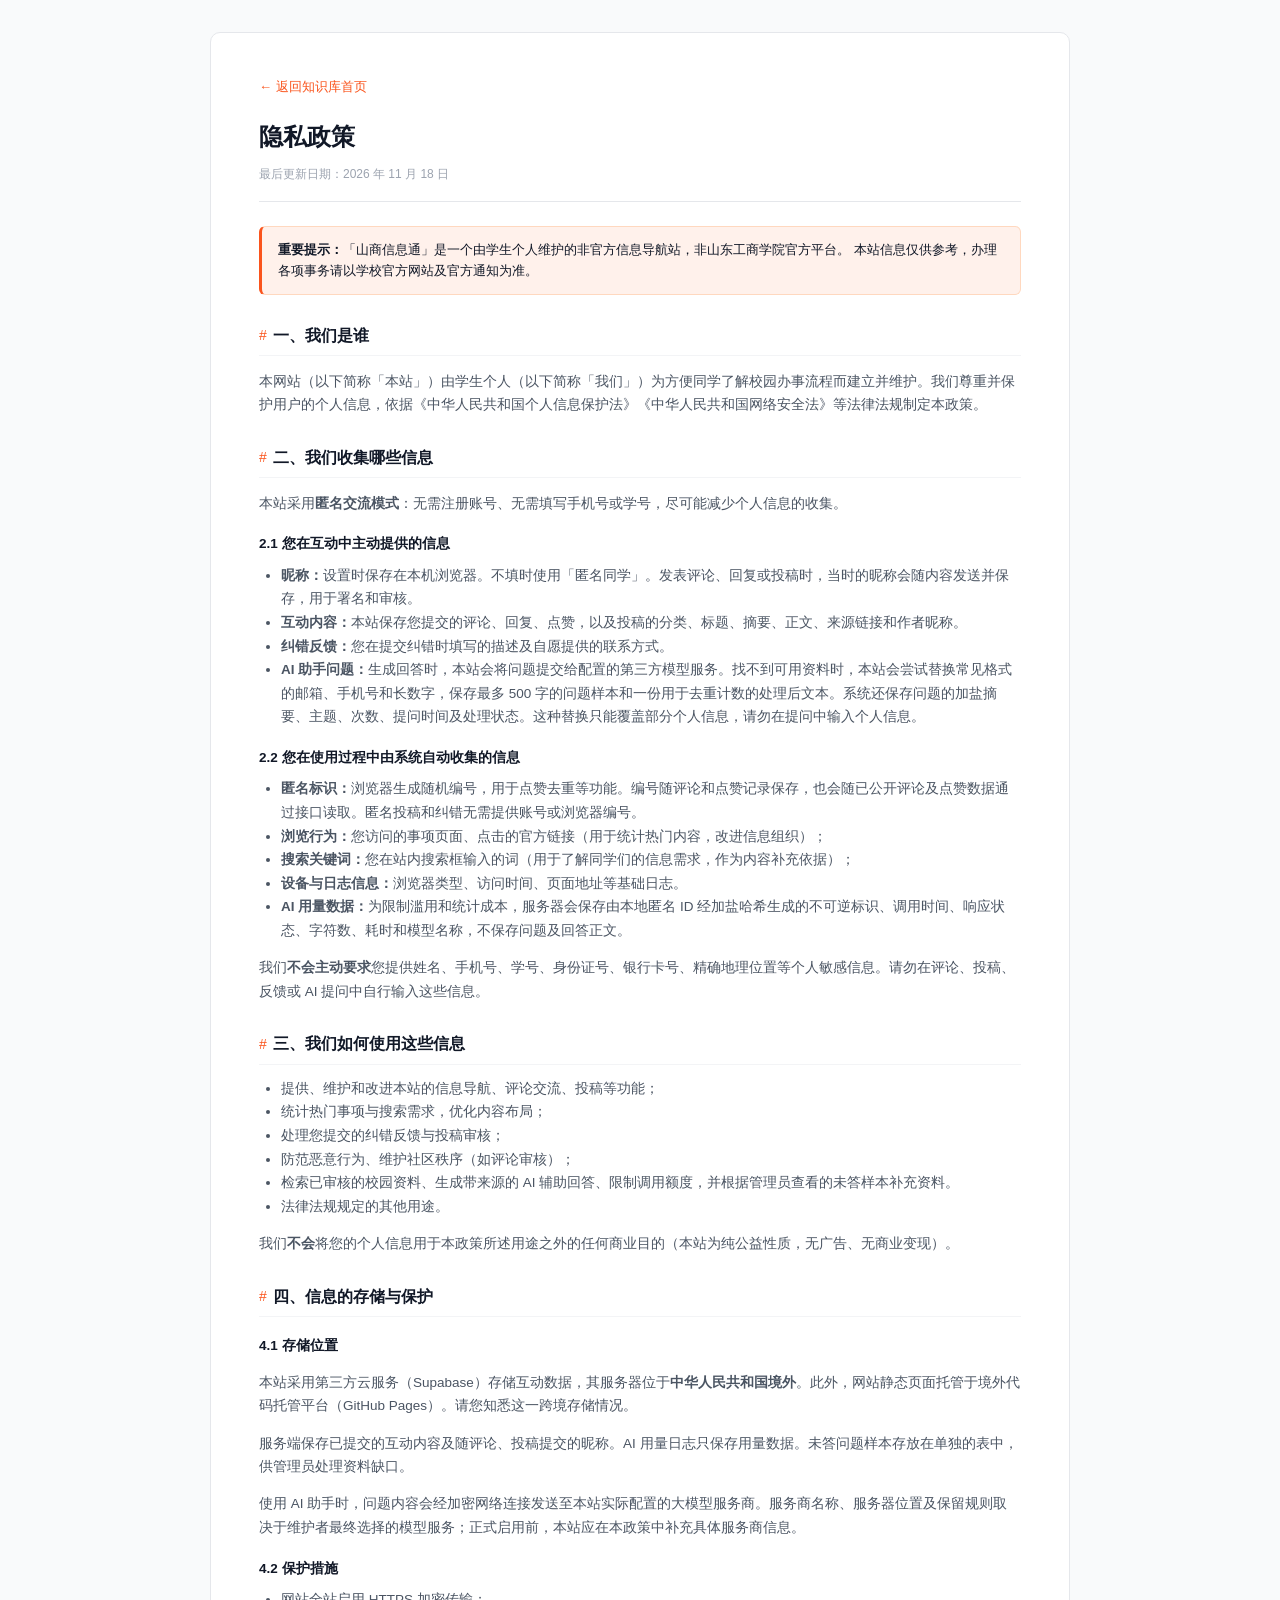
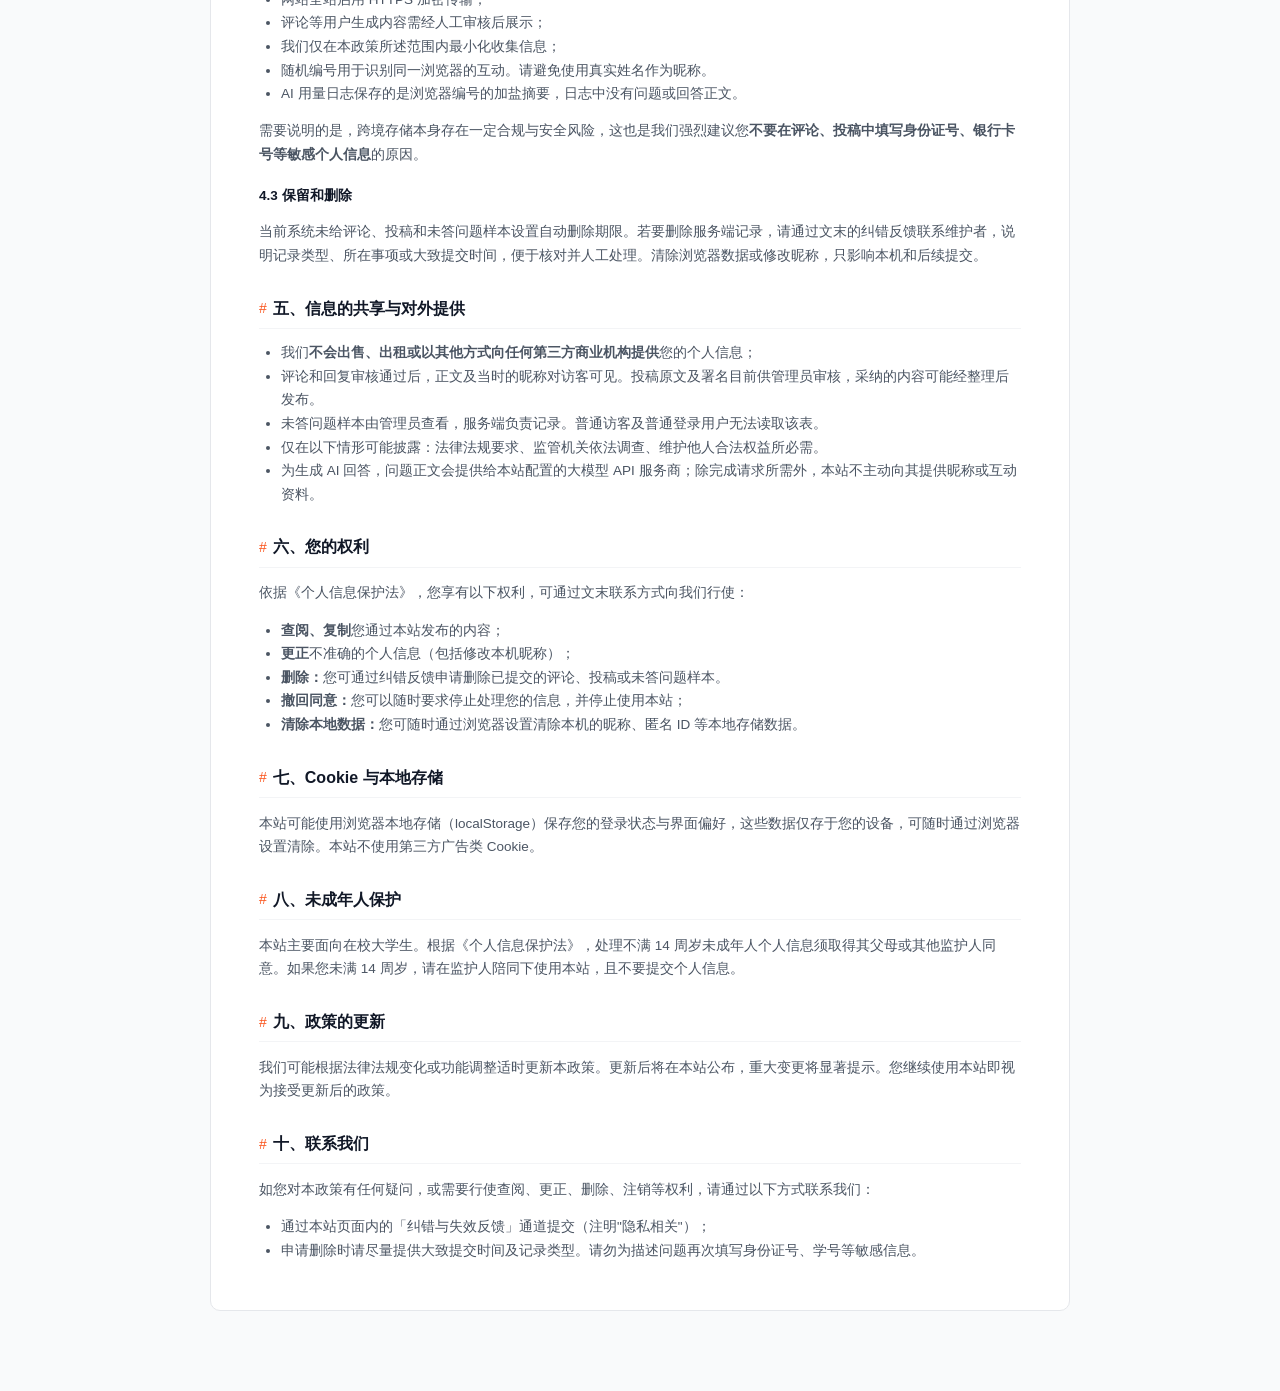
<file: privacy.html>
<!DOCTYPE html>
<html lang="zh-CN">
<head>
  <meta charset="UTF-8">
  <meta name="viewport" content="width=device-width, initial-scale=1.0">
  <title>隐私政策 · 山商信息通</title>
  <link rel="stylesheet" href="css/style.css">
  <style>
    body { background: var(--sidebar-bg); }
    .doc-page {
      max-width: 860px; margin: 32px auto 80px; padding: 40px 48px;
      background: #ffffff; border: 1px solid var(--border); border-radius: 10px;
    }
    .doc-page h1 { font-size: 24px; font-weight: 600; color: var(--text); margin: 0 0 8px; }
    .doc-page .doc-date { font-size: 12px; color: var(--text-muted); margin-bottom: 24px; padding-bottom: 16px; border-bottom: 1px solid var(--border); }
    .doc-page h2 { font-size: 16px; font-weight: 600; color: var(--text); margin: 28px 0 12px; padding-bottom: 6px; border-bottom: 1px solid var(--border-light); display: flex; align-items: center; gap: 6px; }
    .doc-page h2::before { content: "#"; color: var(--brand); font-weight: 400; font-size: 14px; }
    .doc-page h3 { font-size: 13.5px; font-weight: 600; color: var(--text); margin: 18px 0 8px; }
    .doc-page p, .doc-page li { font-size: 13.5px; color: var(--text-2); line-height: 1.75; }
    .doc-page ul { padding-left: 22px; margin: 8px 0; }
    .doc-page .notice { background: var(--brand-soft); border: 1px solid var(--brand-border); border-left: 3px solid var(--brand); border-radius: var(--radius); padding: 12px 16px; font-size: 13px; color: var(--text); margin: 16px 0; }
    .doc-page .back-link { display: inline-block; margin-bottom: 20px; font-size: 13px; }
  </style>
</head>
<body>
  <div class="doc-page">
    <a class="back-link" href="index.html">← 返回知识库首页</a>
    <h1>隐私政策</h1>
    <div class="doc-date">最后更新日期：2026 年 11 月 18 日</div>

    <div class="notice">
      <b>重要提示：</b>「山商信息通」是一个由学生个人维护的非官方信息导航站，非山东工商学院官方平台。
      本站信息仅供参考，办理各项事务请以学校官方网站及官方通知为准。
    </div>

    <h2>一、我们是谁</h2>
    <p>本网站（以下简称「本站」）由学生个人（以下简称「我们」）为方便同学了解校园办事流程而建立并维护。我们尊重并保护用户的个人信息，依据《中华人民共和国个人信息保护法》《中华人民共和国网络安全法》等法律法规制定本政策。</p>

    <h2>二、我们收集哪些信息</h2>
    <p>本站采用<b>匿名交流模式</b>：无需注册账号、无需填写手机号或学号，尽可能减少个人信息的收集。</p>
    <h3>2.1 您在互动中主动提供的信息</h3>
    <ul>
      <li><b>昵称：</b>设置时保存在本机浏览器。不填时使用「匿名同学」。发表评论、回复或投稿时，当时的昵称会随内容发送并保存，用于署名和审核。</li>
      <li><b>互动内容：</b>本站保存您提交的评论、回复、点赞，以及投稿的分类、标题、摘要、正文、来源链接和作者昵称。</li>
      <li><b>纠错反馈：</b>您在提交纠错时填写的描述及自愿提供的联系方式。</li>
      <li><b>AI 助手问题：</b>生成回答时，本站会将问题提交给配置的第三方模型服务。找不到可用资料时，本站会尝试替换常见格式的邮箱、手机号和长数字，保存最多 500 字的问题样本和一份用于去重计数的处理后文本。系统还保存问题的加盐摘要、主题、次数、提问时间及处理状态。这种替换只能覆盖部分个人信息，请勿在提问中输入个人信息。</li>
    </ul>
    <h3>2.2 您在使用过程中由系统自动收集的信息</h3>
    <ul>
      <li><b>匿名标识：</b>浏览器生成随机编号，用于点赞去重等功能。编号随评论和点赞记录保存，也会随已公开评论及点赞数据通过接口读取。匿名投稿和纠错无需提供账号或浏览器编号。</li>
      <li><b>浏览行为：</b>您访问的事项页面、点击的官方链接（用于统计热门内容，改进信息组织）；</li>
      <li><b>搜索关键词：</b>您在站内搜索框输入的词（用于了解同学们的信息需求，作为内容补充依据）；</li>
      <li><b>设备与日志信息：</b>浏览器类型、访问时间、页面地址等基础日志。</li>
      <li><b>AI 用量数据：</b>为限制滥用和统计成本，服务器会保存由本地匿名 ID 经加盐哈希生成的不可逆标识、调用时间、响应状态、字符数、耗时和模型名称，不保存问题及回答正文。</li>
    </ul>
    <p>我们<b>不会主动要求</b>您提供姓名、手机号、学号、身份证号、银行卡号、精确地理位置等个人敏感信息。请勿在评论、投稿、反馈或 AI 提问中自行输入这些信息。</p>

    <h2>三、我们如何使用这些信息</h2>
    <ul>
      <li>提供、维护和改进本站的信息导航、评论交流、投稿等功能；</li>
      <li>统计热门事项与搜索需求，优化内容布局；</li>
      <li>处理您提交的纠错反馈与投稿审核；</li>
      <li>防范恶意行为、维护社区秩序（如评论审核）；</li>
      <li>检索已审核的校园资料、生成带来源的 AI 辅助回答、限制调用额度，并根据管理员查看的未答样本补充资料。</li>
      <li>法律法规规定的其他用途。</li>
    </ul>
    <p>我们<b>不会</b>将您的个人信息用于本政策所述用途之外的任何商业目的（本站为纯公益性质，无广告、无商业变现）。</p>

    <h2>四、信息的存储与保护</h2>
    <h3>4.1 存储位置</h3>
    <p>本站采用第三方云服务（Supabase）存储互动数据，其服务器位于<b>中华人民共和国境外</b>。此外，网站静态页面托管于境外代码托管平台（GitHub Pages）。请您知悉这一跨境存储情况。</p>
    <p>服务端保存已提交的互动内容及随评论、投稿提交的昵称。AI 用量日志只保存用量数据。未答问题样本存放在单独的表中，供管理员处理资料缺口。</p>
    <p>使用 AI 助手时，问题内容会经加密网络连接发送至本站实际配置的大模型服务商。服务商名称、服务器位置及保留规则取决于维护者最终选择的模型服务；正式启用前，本站应在本政策中补充具体服务商信息。</p>
    <h3>4.2 保护措施</h3>
    <ul>
      <li>网站全站启用 HTTPS 加密传输；</li>
      <li>评论等用户生成内容需经人工审核后展示；</li>
      <li>我们仅在本政策所述范围内最小化收集信息；</li>
      <li>随机编号用于识别同一浏览器的互动。请避免使用真实姓名作为昵称。</li>
      <li>AI 用量日志保存的是浏览器编号的加盐摘要，日志中没有问题或回答正文。</li>
    </ul>
    <p>需要说明的是，跨境存储本身存在一定合规与安全风险，这也是我们强烈建议您<b>不要在评论、投稿中填写身份证号、银行卡号等敏感个人信息</b>的原因。</p>
    <h3>4.3 保留和删除</h3>
    <p>当前系统未给评论、投稿和未答问题样本设置自动删除期限。若要删除服务端记录，请通过文末的纠错反馈联系维护者，说明记录类型、所在事项或大致提交时间，便于核对并人工处理。清除浏览器数据或修改昵称，只影响本机和后续提交。</p>

    <h2>五、信息的共享与对外提供</h2>
    <ul>
      <li>我们<b>不会出售、出租或以其他方式向任何第三方商业机构提供</b>您的个人信息；</li>
      <li>评论和回复审核通过后，正文及当时的昵称对访客可见。投稿原文及署名目前供管理员审核，采纳的内容可能经整理后发布。</li>
      <li>未答问题样本由管理员查看，服务端负责记录。普通访客及普通登录用户无法读取该表。</li>
      <li>仅在以下情形可能披露：法律法规要求、监管机关依法调查、维护他人合法权益所必需。</li>
      <li>为生成 AI 回答，问题正文会提供给本站配置的大模型 API 服务商；除完成请求所需外，本站不主动向其提供昵称或互动资料。</li>
    </ul>

    <h2>六、您的权利</h2>
    <p>依据《个人信息保护法》，您享有以下权利，可通过文末联系方式向我们行使：</p>
    <ul>
      <li><b>查阅、复制</b>您通过本站发布的内容；</li>
      <li><b>更正</b>不准确的个人信息（包括修改本机昵称）；</li>
      <li><b>删除：</b>您可通过纠错反馈申请删除已提交的评论、投稿或未答问题样本。</li>
      <li><b>撤回同意：</b>您可以随时要求停止处理您的信息，并停止使用本站；</li>
      <li><b>清除本地数据：</b>您可随时通过浏览器设置清除本机的昵称、匿名 ID 等本地存储数据。</li>
    </ul>

    <h2>七、Cookie 与本地存储</h2>
    <p>本站可能使用浏览器本地存储（localStorage）保存您的登录状态与界面偏好，这些数据仅存于您的设备，可随时通过浏览器设置清除。本站不使用第三方广告类 Cookie。</p>

    <h2>八、未成年人保护</h2>
    <p>本站主要面向在校大学生。根据《个人信息保护法》，处理不满 14 周岁未成年人个人信息须取得其父母或其他监护人同意。如果您未满 14 周岁，请在监护人陪同下使用本站，且不要提交个人信息。</p>

    <h2>九、政策的更新</h2>
    <p>我们可能根据法律法规变化或功能调整适时更新本政策。更新后将在本站公布，重大变更将显著提示。您继续使用本站即视为接受更新后的政策。</p>

    <h2>十、联系我们</h2>
    <p>如您对本政策有任何疑问，或需要行使查阅、更正、删除、注销等权利，请通过以下方式联系我们：</p>
    <ul>
      <li>通过本站页面内的「纠错与失效反馈」通道提交（注明"隐私相关"）；</li>
      <li>申请删除时请尽量提供大致提交时间及记录类型。请勿为描述问题再次填写身份证号、学号等敏感信息。</li>
    </ul>
  </div>
</body>
</html>
</file>
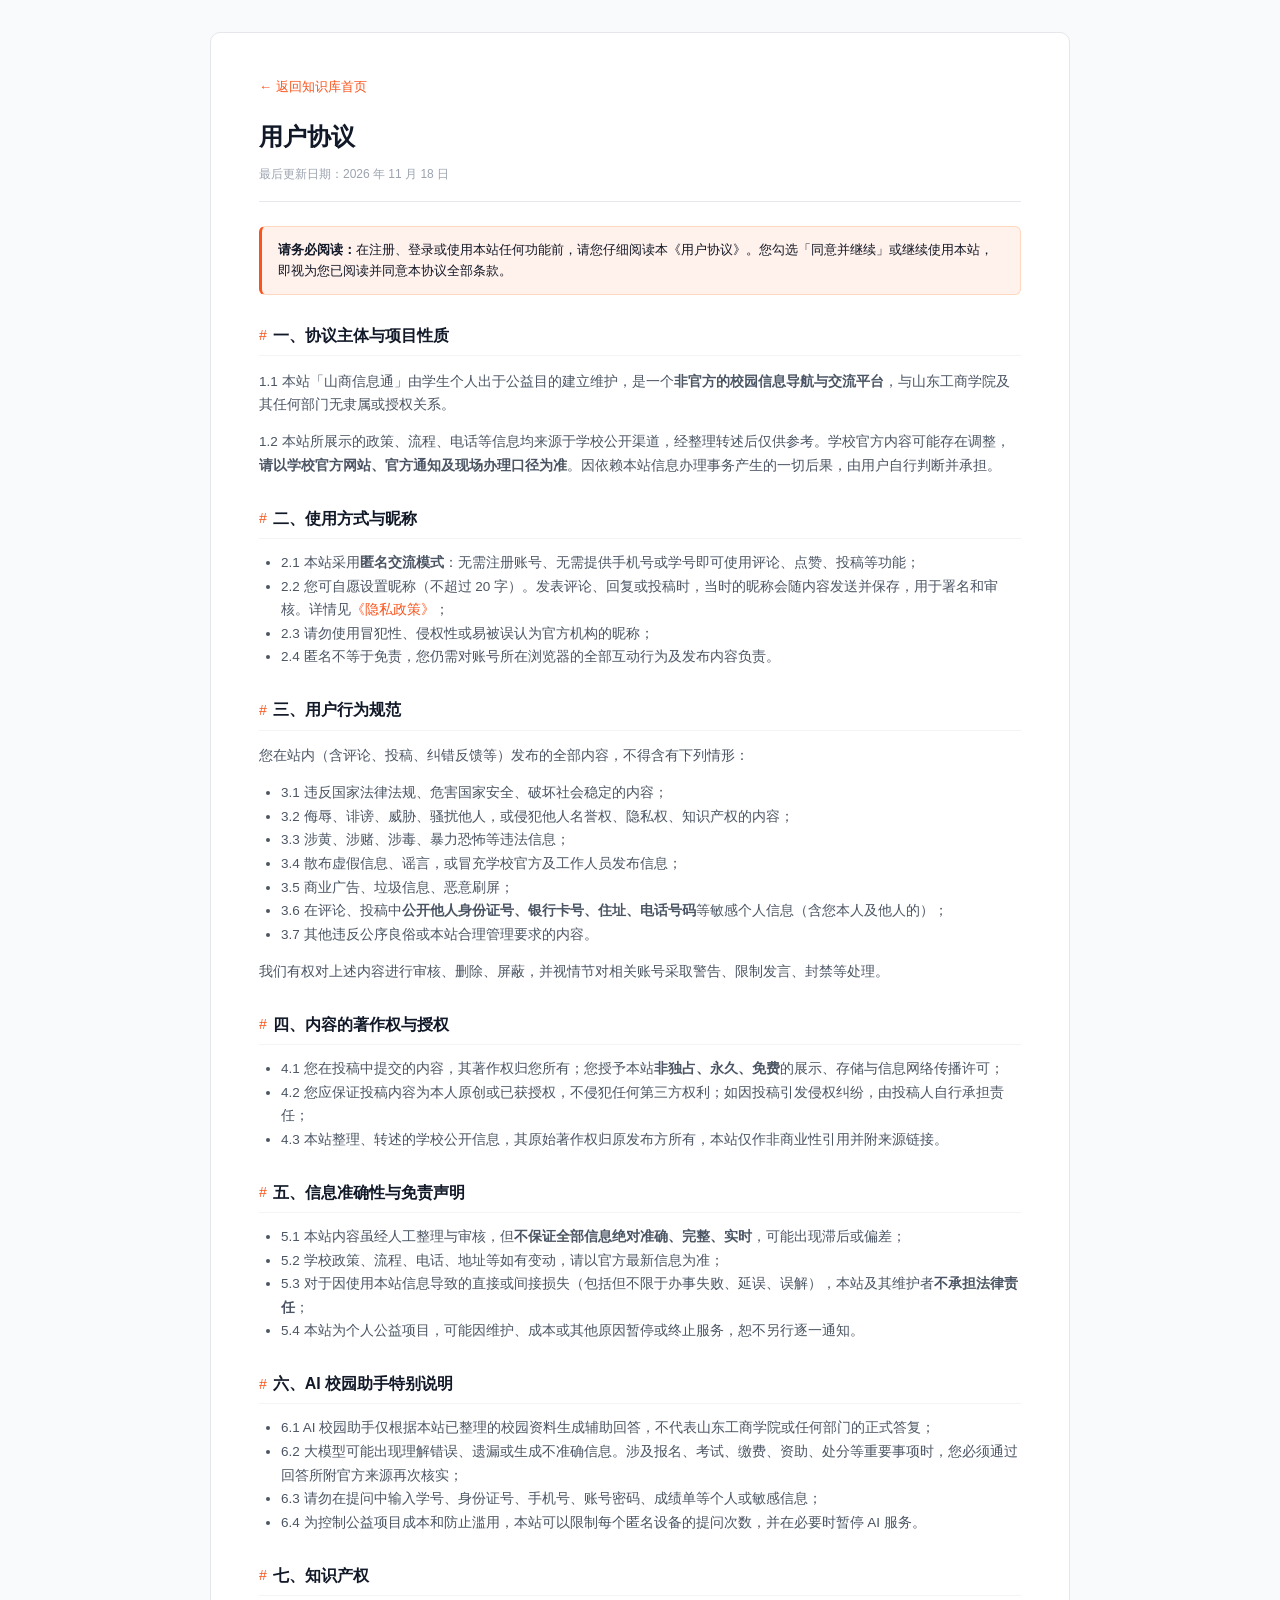
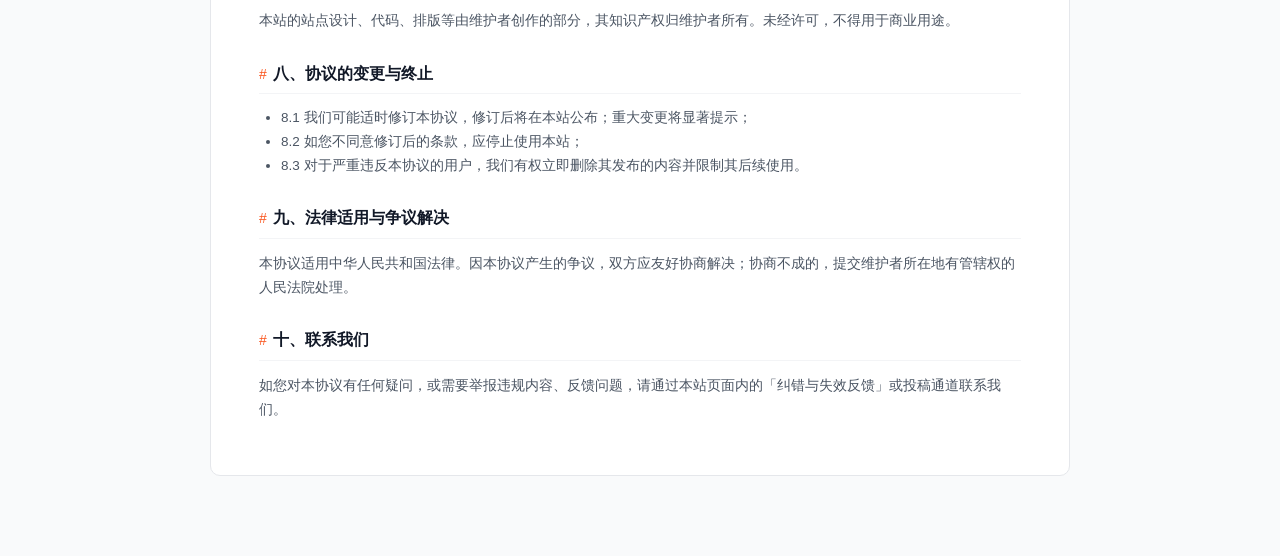
<file: terms.html>
<!DOCTYPE html>
<html lang="zh-CN">
<head>
  <meta charset="UTF-8">
  <meta name="viewport" content="width=device-width, initial-scale=1.0">
  <title>用户协议 · 山商信息通</title>
  <link rel="stylesheet" href="css/style.css">
  <style>
    body { background: var(--sidebar-bg); }
    .doc-page {
      max-width: 860px; margin: 32px auto 80px; padding: 40px 48px;
      background: #ffffff; border: 1px solid var(--border); border-radius: 10px;
    }
    .doc-page h1 { font-size: 24px; font-weight: 600; color: var(--text); margin: 0 0 8px; }
    .doc-page .doc-date { font-size: 12px; color: var(--text-muted); margin-bottom: 24px; padding-bottom: 16px; border-bottom: 1px solid var(--border); }
    .doc-page h2 { font-size: 16px; font-weight: 600; color: var(--text); margin: 28px 0 12px; padding-bottom: 6px; border-bottom: 1px solid var(--border-light); display: flex; align-items: center; gap: 6px; }
    .doc-page h2::before { content: "#"; color: var(--brand); font-weight: 400; font-size: 14px; }
    .doc-page h3 { font-size: 13.5px; font-weight: 600; color: var(--text); margin: 18px 0 8px; }
    .doc-page p, .doc-page li { font-size: 13.5px; color: var(--text-2); line-height: 1.75; }
    .doc-page ul { padding-left: 22px; margin: 8px 0; }
    .doc-page .notice { background: var(--brand-soft); border: 1px solid var(--brand-border); border-left: 3px solid var(--brand); border-radius: var(--radius); padding: 12px 16px; font-size: 13px; color: var(--text); margin: 16px 0; }
    .doc-page .back-link { display: inline-block; margin-bottom: 20px; font-size: 13px; }
  </style>
</head>
<body>
  <div class="doc-page">
    <a class="back-link" href="index.html">← 返回知识库首页</a>
    <h1>用户协议</h1>
    <div class="doc-date">最后更新日期：2026 年 11 月 18 日</div>

    <div class="notice">
      <b>请务必阅读：</b>在注册、登录或使用本站任何功能前，请您仔细阅读本《用户协议》。您勾选「同意并继续」或继续使用本站，即视为您已阅读并同意本协议全部条款。
    </div>

    <h2>一、协议主体与项目性质</h2>
    <p>1.1 本站「山商信息通」由学生个人出于公益目的建立维护，是一个<b>非官方的校园信息导航与交流平台</b>，与山东工商学院及其任何部门无隶属或授权关系。</p>
    <p>1.2 本站所展示的政策、流程、电话等信息均来源于学校公开渠道，经整理转述后仅供参考。学校官方内容可能存在调整，<b>请以学校官方网站、官方通知及现场办理口径为准</b>。因依赖本站信息办理事务产生的一切后果，由用户自行判断并承担。</p>

    <h2>二、使用方式与昵称</h2>
    <ul>
      <li>2.1 本站采用<b>匿名交流模式</b>：无需注册账号、无需提供手机号或学号即可使用评论、点赞、投稿等功能；</li>
      <li>2.2 您可自愿设置昵称（不超过 20 字）。发表评论、回复或投稿时，当时的昵称会随内容发送并保存，用于署名和审核。详情见<a href="privacy.html">《隐私政策》</a>；</li>
      <li>2.3 请勿使用冒犯性、侵权性或易被误认为官方机构的昵称；</li>
      <li>2.4 匿名不等于免责，您仍需对账号所在浏览器的全部互动行为及发布内容负责。</li>
    </ul>

    <h2>三、用户行为规范</h2>
    <p>您在站内（含评论、投稿、纠错反馈等）发布的全部内容，不得含有下列情形：</p>
    <ul>
      <li>3.1 违反国家法律法规、危害国家安全、破坏社会稳定的内容；</li>
      <li>3.2 侮辱、诽谤、威胁、骚扰他人，或侵犯他人名誉权、隐私权、知识产权的内容；</li>
      <li>3.3 涉黄、涉赌、涉毒、暴力恐怖等违法信息；</li>
      <li>3.4 散布虚假信息、谣言，或冒充学校官方及工作人员发布信息；</li>
      <li>3.5 商业广告、垃圾信息、恶意刷屏；</li>
      <li>3.6 在评论、投稿中<b>公开他人身份证号、银行卡号、住址、电话号码</b>等敏感个人信息（含您本人及他人的）；</li>
      <li>3.7 其他违反公序良俗或本站合理管理要求的内容。</li>
    </ul>
    <p>我们有权对上述内容进行审核、删除、屏蔽，并视情节对相关账号采取警告、限制发言、封禁等处理。</p>

    <h2>四、内容的著作权与授权</h2>
    <ul>
      <li>4.1 您在投稿中提交的内容，其著作权归您所有；您授予本站<b>非独占、永久、免费</b>的展示、存储与信息网络传播许可；</li>
      <li>4.2 您应保证投稿内容为本人原创或已获授权，不侵犯任何第三方权利；如因投稿引发侵权纠纷，由投稿人自行承担责任；</li>
      <li>4.3 本站整理、转述的学校公开信息，其原始著作权归原发布方所有，本站仅作非商业性引用并附来源链接。</li>
    </ul>

    <h2>五、信息准确性与免责声明</h2>
    <ul>
      <li>5.1 本站内容虽经人工整理与审核，但<b>不保证全部信息绝对准确、完整、实时</b>，可能出现滞后或偏差；</li>
      <li>5.2 学校政策、流程、电话、地址等如有变动，请以官方最新信息为准；</li>
      <li>5.3 对于因使用本站信息导致的直接或间接损失（包括但不限于办事失败、延误、误解），本站及其维护者<b>不承担法律责任</b>；</li>
      <li>5.4 本站为个人公益项目，可能因维护、成本或其他原因暂停或终止服务，恕不另行逐一通知。</li>
    </ul>

    <h2>六、AI 校园助手特别说明</h2>
    <ul>
      <li>6.1 AI 校园助手仅根据本站已整理的校园资料生成辅助回答，不代表山东工商学院或任何部门的正式答复；</li>
      <li>6.2 大模型可能出现理解错误、遗漏或生成不准确信息。涉及报名、考试、缴费、资助、处分等重要事项时，您必须通过回答所附官方来源再次核实；</li>
      <li>6.3 请勿在提问中输入学号、身份证号、手机号、账号密码、成绩单等个人或敏感信息；</li>
      <li>6.4 为控制公益项目成本和防止滥用，本站可以限制每个匿名设备的提问次数，并在必要时暂停 AI 服务。</li>
    </ul>

    <h2>七、知识产权</h2>
    <p>本站的站点设计、代码、排版等由维护者创作的部分，其知识产权归维护者所有。未经许可，不得用于商业用途。</p>

    <h2>八、协议的变更与终止</h2>
    <ul>
      <li>8.1 我们可能适时修订本协议，修订后将在本站公布；重大变更将显著提示；</li>
      <li>8.2 如您不同意修订后的条款，应停止使用本站；</li>
      <li>8.3 对于严重违反本协议的用户，我们有权立即删除其发布的内容并限制其后续使用。</li>
    </ul>

    <h2>九、法律适用与争议解决</h2>
    <p>本协议适用中华人民共和国法律。因本协议产生的争议，双方应友好协商解决；协商不成的，提交维护者所在地有管辖权的人民法院处理。</p>

    <h2>十、联系我们</h2>
    <p>如您对本协议有任何疑问，或需要举报违规内容、反馈问题，请通过本站页面内的「纠错与失效反馈」或投稿通道联系我们。</p>
  </div>
</body>
</html>
</file>
<file: css/style.css>
:root {
  /* GitBook 现代设计系统调色板 */
  --bg: #ffffff;
  --sidebar-bg: #f9fafb;
  --surface: #ffffff;
  --border: #e5e7eb;
  --border-light: #f3f4f6;
  --border-focus: #d1d5db;
  
  /* 文本色系 */
  --text: #111827;       /* 墨黑高对比标题/主文字 */
  --text-2: #4b5563;     /* 炭灰说明/正文 */
  --text-3: #6b7280;     /* 灰色次级信息 */
  --text-muted: #9ca3af; /* 浅灰提示/Ctrl K */
  
  /* GitBook 标志性珊瑚橙强调色 */
  --brand: #fa541c;
  --brand-hover: #e8430e;
  --brand-active: #d4380d;
  --brand-soft: #fff1eb;
  --brand-border: #ffd8bf;
  
  /* 辅助/功能色 */
  --accent: #d97706;
  --ok: #0f6e56;
  --ok-soft: #e1f5ee;
  --pri-high: #dc2626;
  --pri-high-soft: #fef2f2;
  --pri-mid: #d97706;
  --pri-mid-soft: #fffbeb;
  --pri-low: #4b5563;
  --pri-low-soft: #f3f4f6;

  /* 几何与阴影（GitBook 极简平坦风） */
  --radius-sm: 4px;
  --radius: 6px;
  --radius-lg: 8px;
  --radius-pill: 9999px;
  --shadow-subtle: 0 1px 2px rgba(0, 0, 0, 0.04);
  --shadow-modal: 0 10px 25px -5px rgba(0, 0, 0, 0.1), 0 8px 10px -6px rgba(0, 0, 0, 0.1);
  --font-mono: ui-monospace, SFMono-Regular, Menlo, Monaco, Consolas, monospace;
}

* { box-sizing: border-box; }

body {
  margin: 0;
  font-family: -apple-system, BlinkMacSystemFont, "Segoe UI", Roboto, "PingFang SC", "Hiragino Sans GB", "Microsoft YaHei", sans-serif;
  color: var(--text);
  background: var(--bg);
  line-height: 1.65;
  -webkit-font-smoothing: antialiased;
  text-rendering: optimizeLegibility;
}

a { color: var(--brand); text-decoration: none; transition: color .15s ease; }
a:hover { color: var(--brand-hover); }

/* ================= 1. 顶部全局导航 (Topbar · 52px) ================= */
.topbar {
  position: sticky;
  top: 0;
  z-index: 100;
  height: 52px;
  background: rgba(255, 255, 255, 0.96);
  backdrop-filter: blur(12px);
  border-bottom: 1px solid var(--border);
}

.topbar-inner {
  max-width: 100%;
  padding: 0 20px;
  height: 100%;
  display: flex;
  align-items: center;
  gap: 16px;
}

.logo a {
  display: flex;
  align-items: center;
  gap: 8px;
  font-size: 15px;
  font-weight: 600;
  color: var(--text);
  white-space: nowrap;
}

.logo .badge-dot {
  width: 10px;
  height: 10px;
  border-radius: 3px;
  background: var(--brand);
  display: inline-block;
}

.logo .sub-title {
  font-size: 12px;
  font-weight: 400;
  color: var(--text-muted);
}

/* 顶部搜索框 (GitBook 风格) */
.top-search-wrap {
  flex: 1;
  max-width: 420px;
  margin-left: 24px;
}

.top-search-box {
  position: relative;
  display: flex;
  align-items: center;
  width: 100%;
}

.top-search-box .search-icon {
  position: absolute;
  left: 12px;
  font-size: 13px;
  color: var(--text-muted);
  pointer-events: none;
}

.top-search-box input {
  width: 100%;
  height: 32px;
  padding: 0 54px 0 32px;
  font-size: 13px;
  border: 1px solid var(--border);
  border-radius: var(--radius-pill);
  background: var(--sidebar-bg);
  color: var(--text);
  outline: none;
  transition: all .2s ease;
}

.top-search-box input:focus {
  background: #ffffff;
  border-color: var(--brand);
  box-shadow: 0 0 0 2px var(--brand-soft);
}

.top-search-box .kbd-hint {
  position: absolute;
  right: 10px;
  padding: 1px 6px;
  font-size: 10px;
  font-family: var(--font-mono);
  color: var(--text-3);
  background: #ffffff;
  border: 1px solid var(--border);
  border-radius: 4px;
  pointer-events: none;
}

.top-actions {
  margin-left: auto;
  display: flex;
  align-items: center;
  gap: 12px;
}

.top-nav-link {
  font-size: 13px;
  color: var(--text-2);
  padding: 6px 10px;
  border-radius: var(--radius);
  transition: all .15s ease;
  cursor: pointer;
  background: none;
  border: none;
}

.top-nav-link:hover {
  color: var(--brand);
  background: var(--sidebar-bg);
}

/* 按钮规范 */
.btn {
  display: inline-flex;
  align-items: center;
  justify-content: center;
  gap: 6px;
  height: 32px;
  padding: 0 14px;
  font-size: 13px;
  font-weight: 500;
  border-radius: var(--radius-pill);
  border: 1px solid transparent;
  cursor: pointer;
  transition: all .15s ease;
  white-space: nowrap;
}

.btn-primary {
  background: var(--brand);
  color: #ffffff;
  border-color: var(--brand);
}
.btn-primary:hover {
  background: var(--brand-hover);
  border-color: var(--brand-hover);
}

.btn-outline {
  background: #ffffff;
  color: var(--text-2);
  border-color: var(--border);
}
.btn-outline:hover {
  background: var(--sidebar-bg);
  color: var(--brand);
  border-color: var(--brand-border);
}

.btn-sm {
  height: 26px;
  padding: 0 10px;
  font-size: 12px;
  border-radius: var(--radius);
}

.user-badge {
  display: flex;
  align-items: center;
  gap: 8px;
  font-size: 12px;
  color: var(--text-2);
  padding: 2px 8px;
  background: var(--sidebar-bg);
  border: 1px solid var(--border);
  border-radius: var(--radius-pill);
}

/* ================= 2. GitBook 三栏主结构布局 ================= */
.app-container {
  display: flex;
  min-height: calc(100vh - 52px);
  background: var(--bg);
}

/* 左侧栏：树形目录导航 (宽 260px) */
.sidebar-tree {
  width: 260px;
  min-width: 260px;
  background: var(--sidebar-bg);
  border-right: 1px solid var(--border);
  padding: 16px 10px 40px;
  overflow-y: auto;
  height: calc(100vh - 52px);
  position: sticky;
  top: 52px;
}

.sidebar-header {
  font-size: 11px;
  font-weight: 600;
  color: var(--text-muted);
  letter-spacing: 0.5px;
  padding: 4px 10px 10px;
  text-transform: uppercase;
}

.tree-group {
  margin-bottom: 8px;
}

/* 一级目录 (大类 #) */
.tree-parent {
  display: flex;
  align-items: center;
  justify-content: space-between;
  padding: 6px 10px;
  font-size: 12.5px;
  font-weight: 600;
  color: var(--text);
  border-radius: var(--radius);
  cursor: pointer;
  transition: all .15s ease;
  user-select: none;
}

.tree-parent:hover {
  background: rgba(0, 0, 0, 0.03);
}

.tree-parent-left {
  display: flex;
  align-items: center;
  gap: 6px;
}

.tree-arrow {
  font-size: 9px;
  color: var(--text-muted);
  transition: transform .2s ease;
  display: inline-block;
  width: 12px;
}

.tree-group.expanded .tree-arrow {
  transform: rotate(90deg);
}

.tree-badge {
  font-size: 10px;
  font-weight: 500;
  color: var(--text-muted);
  padding: 1px 6px;
  background: #ffffff;
  border: 1px solid var(--border);
  border-radius: var(--radius-pill);
}

/* 二级条目 (事项 ##) */
.tree-children {
  display: none;
  padding-left: 14px;
  margin-top: 2px;
}

.tree-group.expanded .tree-children {
  display: block;
}

.tree-item {
  display: flex;
  align-items: center;
  gap: 8px;
  padding: 6px 10px;
  font-size: 12px;
  color: var(--text-2);
  border-radius: var(--radius);
  cursor: pointer;
  transition: all .12s ease;
  position: relative;
  text-decoration: none;
  line-height: 1.4;
}

.tree-item-dot {
  width: 4px;
  height: 4px;
  border-radius: 50%;
  background: var(--text-muted);
  flex-shrink: 0;
}

.tree-item:hover {
  color: var(--brand);
  background: rgba(250, 84, 28, 0.04);
}

.tree-item:hover .tree-item-dot {
  background: var(--brand);
}

/* 激活项态 */
.tree-item.active {
  color: var(--brand);
  font-weight: 600;
  background: var(--brand-soft);
}

.tree-item.active::before {
  content: "";
  position: absolute;
  left: 0;
  top: 4px;
  bottom: 4px;
  width: 3px;
  background: var(--brand);
  border-radius: 2px;
}

.tree-item.active .tree-item-dot {
  background: var(--brand);
  transform: scale(1.2);
}

/* 左侧目录底部独立条目：今日最新消息 */
.tree-bottom-divider {
  margin: 16px 0 10px;
  border-top: 1px dashed var(--border);
}

.tree-standalone-item {
  display: flex;
  align-items: center;
  justify-content: space-between;
  padding: 8px 10px;
  font-size: 13px;
  font-weight: 600;
  color: var(--text);
  border-radius: var(--radius);
  cursor: pointer;
  transition: all .15s ease;
  text-decoration: none;
  background: rgba(250, 84, 28, 0.04);
  border: 1px solid var(--brand-border);
}

.tree-standalone-item:hover {
  background: var(--brand-soft);
  color: var(--brand);
  border-color: var(--brand);
}

.tree-standalone-item.active {
  background: var(--brand);
  color: #ffffff;
  border-color: var(--brand);
}

.tree-standalone-item.active .tree-badge {
  background: rgba(255, 255, 255, 0.2);
  border-color: transparent;
  color: #ffffff;
}

/* 今日最新消息卡片流 (News Feed Timeline) */
.news-feed-container {
  display: flex;
  flex-direction: column;
  gap: 16px;
  margin-top: 20px;
}

.news-card {
  background: #ffffff;
  border: 1px solid var(--border);
  border-radius: var(--radius);
  padding: 16px 20px;
  transition: all .2s ease;
  position: relative;
}

.news-card:hover {
  border-color: var(--brand-border);
  box-shadow: var(--shadow-subtle);
}

.news-card-head {
  display: flex;
  align-items: center;
  justify-content: space-between;
  margin-bottom: 8px;
}

.news-card-title {
  font-size: 15px;
  font-weight: 600;
  color: var(--text);
  margin: 0 0 6px;
  line-height: 1.4;
}

.news-card-summary {
  font-size: 13px;
  color: var(--text-2);
  line-height: 1.6;
  margin-bottom: 12px;
}

.news-card-foot {
  display: flex;
  align-items: center;
  justify-content: space-between;
  font-size: 12px;
  color: var(--text-3);
  padding-top: 10px;
  border-top: 1px solid var(--border-light);
}

/* 中间栏：主要正文内容区 (自适应主视区) */
.main-content-pane {
  flex: 1;
  min-width: 0;
  max-width: 860px;
  padding: 32px 40px 80px;
}

/* 面包屑导航 */
.breadcrumb {
  display: flex;
  align-items: center;
  gap: 6px;
  font-size: 12px;
  color: var(--text-3);
  margin-bottom: 12px;
}

.breadcrumb a {
  color: var(--text-3);
}

.breadcrumb a:hover {
  color: var(--brand);
}

.breadcrumb .sep {
  color: var(--text-muted);
}

/* 文档主标题区 */
.doc-header {
  margin-bottom: 24px;
  border-bottom: 1px solid var(--border);
  padding-bottom: 20px;
}

.doc-title {
  font-size: 24px;
  font-weight: 600;
  color: var(--text);
  margin: 0 0 12px;
  letter-spacing: -0.2px;
}

.doc-meta-row {
  display: flex;
  flex-wrap: wrap;
  align-items: center;
  gap: 10px;
  font-size: 12px;
  color: var(--text-3);
}

.tag {
  display: inline-flex;
  align-items: center;
  padding: 2px 8px;
  font-size: 11px;
  font-weight: 500;
  border-radius: 4px;
  background: var(--sidebar-bg);
  border: 1px solid var(--border);
  color: var(--text-2);
}

.tag.pri-high {
  background: var(--pri-high-soft);
  border-color: #fca5a5;
  color: var(--pri-high);
}

.tag.pri-mid {
  background: var(--pri-mid-soft);
  border-color: #fde68a;
  color: var(--pri-mid);
}

.tag.tag-dept {
  background: var(--sidebar-bg);
  color: var(--text-2);
}

/* Callout 知识摘要卡片 (GitBook 知识块) */
.callout-summary {
  background: var(--sidebar-bg);
  border: 1px solid var(--border);
  border-left: 3px solid var(--brand);
  border-radius: var(--radius);
  padding: 14px 16px;
  margin: 20px 0 28px;
}

.callout-summary .callout-title {
  font-size: 12px;
  font-weight: 600;
  color: var(--brand);
  margin-bottom: 4px;
  display: flex;
  align-items: center;
  gap: 4px;
}

.callout-summary .callout-body {
  font-size: 13.5px;
  color: var(--text);
  line-height: 1.6;
}

/* 小节标题 (H2) */
.section-h2 {
  font-size: 16px;
  font-weight: 600;
  color: var(--text);
  margin: 32px 0 14px;
  padding-bottom: 6px;
  border-bottom: 1px solid var(--border-light);
  display: flex;
  align-items: center;
  gap: 6px;
}

.section-h2::before {
  content: "#";
  color: var(--brand);
  font-weight: 400;
  font-size: 14px;
}

/* 结构化列表步骤 (Ordered Steps) */
.steps-list {
  display: flex;
  flex-direction: column;
  gap: 10px;
  margin: 14px 0;
}

.step-card {
  display: flex;
  align-items: flex-start;
  gap: 12px;
  padding: 10px 14px;
  background: #ffffff;
  border: 1px solid var(--border);
  border-radius: var(--radius);
  font-size: 13px;
  color: var(--text);
}

.step-num {
  width: 20px;
  height: 20px;
  border-radius: 50%;
  background: var(--sidebar-bg);
  border: 1px solid var(--border);
  display: flex;
  align-items: center;
  justify-content: center;
  font-size: 11px;
  font-weight: 600;
  color: var(--text-2);
  flex-shrink: 0;
  margin-top: 1px;
}

/* 表格化元信息 (KV Table) */
.meta-table {
  width: 100%;
  border-collapse: collapse;
  margin: 14px 0 24px;
  border: 1px solid var(--border);
  border-radius: var(--radius);
  overflow: hidden;
  font-size: 13px;
}

.meta-table tr {
  border-bottom: 1px solid var(--border-light);
}
.meta-table tr:last-child {
  border-bottom: none;
}

.meta-table th {
  width: 110px;
  padding: 10px 14px;
  background: var(--sidebar-bg);
  color: var(--text-3);
  font-weight: 500;
  text-align: left;
  border-right: 1px solid var(--border-light);
}

.meta-table td {
  padding: 10px 14px;
  color: var(--text);
  background: #ffffff;
}

/* 注意事项 Warning Box */
.warning-box {
  background: #fffbeb;
  border: 1px solid #fef3c7;
  border-radius: var(--radius);
  padding: 12px 16px;
  font-size: 13px;
  color: #92400e;
  margin: 20px 0;
  line-height: 1.6;
}

/* 点赞与反馈小条 */
.doc-footer-action {
  display: flex;
  align-items: center;
  justify-content: space-between;
  padding-top: 24px;
  margin-top: 40px;
  border-top: 1px solid var(--border);
  font-size: 12px;
}

.btn-like {
  display: inline-flex;
  align-items: center;
  gap: 6px;
  padding: 6px 14px;
  border-radius: var(--radius-pill);
  border: 1px solid var(--border);
  background: #ffffff;
  color: var(--text-2);
  cursor: pointer;
  transition: all .15s ease;
}

.btn-like:hover, .btn-like.liked {
  color: var(--brand);
  background: var(--brand-soft);
  border-color: var(--brand-border);
}

/* ================= 3. 右侧栏：独立避坑交流与评论区 (宽 320px) ================= */
.comment-sidebar {
  width: 320px;
  min-width: 320px;
  background: #ffffff;
  border-left: 1px solid var(--border);
  padding: 20px 18px 40px;
  overflow-y: auto;
  height: calc(100vh - 52px);
  position: sticky;
  top: 52px;
}

.comment-header {
  display: flex;
  align-items: center;
  justify-content: space-between;
  padding-bottom: 12px;
  border-bottom: 1px solid var(--border);
  margin-bottom: 16px;
}

.comment-header-title {
  font-size: 13px;
  font-weight: 600;
  color: var(--text);
  display: flex;
  align-items: center;
  gap: 6px;
}

.comment-count-badge {
  font-size: 11px;
  color: var(--brand);
  background: var(--brand-soft);
  padding: 1px 7px;
  border-radius: var(--radius-pill);
  font-weight: 600;
}

/* 评论发布小卡片 */
.comment-input-box {
  background: var(--sidebar-bg);
  border: 1px solid var(--border);
  border-radius: var(--radius);
  padding: 12px;
  margin-bottom: 20px;
}

.comment-input-box textarea {
  width: 100%;
  border: 1px solid var(--border);
  border-radius: 4px;
  padding: 8px 10px;
  font-size: 12px;
  color: var(--text);
  background: #ffffff;
  outline: none;
  resize: vertical;
  min-height: 54px;
  box-sizing: border-box;
}

.comment-input-box textarea:focus {
  border-color: var(--brand);
}

.comment-input-foot {
  display: flex;
  align-items: center;
  justify-content: space-between;
  margin-top: 8px;
}

.comment-tip {
  font-size: 11px;
  color: var(--text-muted);
}

/* 评论列表流 */
.comment-feed {
  display: flex;
  flex-direction: column;
  gap: 12px;
}

.comment-card {
  padding: 12px;
  background: #ffffff;
  border: 1px solid var(--border);
  border-radius: var(--radius);
  font-size: 12px;
}

.comment-user-row {
  display: flex;
  align-items: center;
  gap: 8px;
  margin-bottom: 6px;
}

.comment-avatar {
  width: 22px;
  height: 22px;
  border-radius: 50%;
  background: var(--brand-soft);
  color: var(--brand);
  font-size: 11px;
  font-weight: 600;
  display: flex;
  align-items: center;
  justify-content: center;
  flex-shrink: 0;
}

.comment-username {
  font-weight: 600;
  color: var(--text);
}

.comment-time {
  font-size: 10px;
  color: var(--text-muted);
  margin-left: auto;
}

.comment-body-text {
  color: var(--text-2);
  line-height: 1.55;
  margin: 4px 0 8px;
}

.comment-actions {
  display: flex;
  align-items: center;
  gap: 14px;
  font-size: 11px;
  color: var(--text-3);
}

.comment-act-btn {
  cursor: pointer;
  display: inline-flex;
  align-items: center;
  gap: 4px;
  background: none;
  border: none;
  padding: 0;
  color: var(--text-3);
  font-size: 11px;
}

.comment-act-btn:hover, .comment-act-btn.liked {
  color: var(--brand);
}

/* 楼中楼子回复 */
.comment-replies {
  margin-top: 8px;
  padding: 8px 10px;
  background: var(--sidebar-bg);
  border-radius: 4px;
  display: flex;
  flex-direction: column;
  gap: 6px;
  font-size: 11px;
}

.reply-item {
  color: var(--text-2);
  line-height: 1.4;
}

.reply-user {
  font-weight: 600;
  color: var(--text);
}

.inline-reply-box {
  margin-top: 8px;
}

/* 搜索结果/空状态 */
.empty-view {
  text-align: center;
  padding: 60px 20px;
  color: var(--text-muted);
  font-size: 13px;
}

/* 官方渠道一览区（底部微卡片） */
.links-grid {
  display: grid;
  grid-template-columns: repeat(auto-fill, minmax(200px, 1fr));
  gap: 12px;
  margin: 16px 0;
}

.link-card {
  display: flex;
  flex-direction: column;
  padding: 12px 14px;
  background: #ffffff;
  border: 1px solid var(--border);
  border-radius: var(--radius);
  color: var(--text);
  transition: all .15s ease;
}

.link-card:hover {
  border-color: var(--brand-border);
  box-shadow: var(--shadow-subtle);
}

.link-card .link-name {
  font-size: 13px;
  font-weight: 600;
  color: var(--text);
}

.link-card .link-url {
  font-size: 11px;
  color: var(--text-muted);
  margin-top: 2px;
}

/* ================= 4. 模态框组件 (Modals) ================= */
.modal-overlay {
  position: fixed;
  inset: 0;
  background: rgba(17, 24, 39, 0.4);
  backdrop-filter: blur(4px);
  z-index: 1000;
  display: flex;
  align-items: center;
  justify-content: center;
  padding: 20px;
}

.modal {
  width: 100%;
  max-width: 440px;
  background: #ffffff;
  border: 1px solid var(--border);
  border-radius: var(--radius-lg);
  box-shadow: var(--shadow-modal);
  overflow: hidden;
  animation: modalIn .2s ease;
}

.modal.modal-lg {
  max-width: 540px;
}

@keyframes modalIn {
  from { opacity: 0; transform: translateY(8px) scale(0.98); }
  to { opacity: 1; transform: translateY(0) scale(1); }
}

.modal-head {
  padding: 16px 20px;
  display: flex;
  align-items: center;
  justify-content: space-between;
  border-bottom: 1px solid var(--border);
}

.modal-head h3 {
  margin: 0;
  font-size: 15px;
  font-weight: 600;
  color: var(--text);
}

.modal-close {
  background: none;
  border: none;
  font-size: 18px;
  color: var(--text-muted);
  cursor: pointer;
  padding: 4px;
}
.modal-close:hover {
  color: var(--text);
}

.modal-body {
  padding: 20px;
}

.modal-foot {
  padding: 12px 20px;
  background: var(--sidebar-bg);
  border-top: 1px solid var(--border);
  display: flex;
  justify-content: flex-end;
  gap: 10px;
}

.modal-tabs {
  display: flex;
  border-bottom: 1px solid var(--border);
  margin-bottom: 16px;
}

.modal-tab {
  flex: 1;
  padding: 8px 0;
  text-align: center;
  font-size: 13px;
  color: var(--text-3);
  cursor: pointer;
  position: relative;
}

.modal-tab.active {
  color: var(--brand);
  font-weight: 600;
}

.modal-tab.active::after {
  content: "";
  position: absolute;
  bottom: -1px;
  left: 0;
  right: 0;
  height: 2px;
  background: var(--brand);
}

.form-group {
  margin-bottom: 14px;
}

.form-group label {
  display: block;
  font-size: 12px;
  font-weight: 500;
  color: var(--text-2);
  margin-bottom: 6px;
}

.form-group input, .form-group select, .form-group textarea {
  width: 100%;
  padding: 8px 12px;
  font-size: 13px;
  border: 1px solid var(--border);
  border-radius: var(--radius);
  outline: none;
  background: #ffffff;
  box-sizing: border-box;
}

.form-group input:focus, .form-group select:focus, .form-group textarea:focus {
  border-color: var(--brand);
  box-shadow: 0 0 0 2px var(--brand-soft);
}

.form-msg {
  font-size: 12px;
  margin-top: 8px;
}
.form-msg.error { color: var(--pri-high); }
.form-msg.success { color: var(--ok); }

/* ================= AI 校园助手 · 校园办事值班台 ================= */
.sr-only {
  position: absolute;
  width: 1px;
  height: 1px;
  padding: 0;
  margin: -1px;
  overflow: hidden;
  clip: rect(0, 0, 0, 0);
  white-space: nowrap;
  border: 0;
}

.ai-launcher {
  position: fixed;
  right: 24px;
  bottom: 24px;
  z-index: 180;
  display: flex;
  align-items: center;
  gap: 10px;
  min-width: 174px;
  padding: 8px 14px 8px 8px;
  border: 1px solid #d9340b;
  border-radius: 10px;
  background: var(--brand);
  color: #fff;
  box-shadow: 0 12px 30px rgba(117, 35, 8, 0.22);
  cursor: pointer;
  text-align: left;
  transition: transform .18s ease, background .18s ease, box-shadow .18s ease;
}

.ai-launcher:hover {
  background: var(--brand-hover);
  transform: translateY(-2px);
  box-shadow: 0 16px 34px rgba(117, 35, 8, 0.26);
}

.ai-launcher[aria-expanded="true"] {
  opacity: 0;
  pointer-events: none;
  transform: translateY(8px);
}

body.ai-panel-open { overflow: hidden; }

.ai-launcher:focus-visible,
.ai-close:focus-visible,
.ai-suggestions button:focus-visible,
.ai-composer button:focus-visible,
.ai-composer textarea:focus-visible {
  outline: 3px solid rgba(250, 84, 28, 0.24);
  outline-offset: 2px;
}

.ai-launcher-mark {
  display: grid;
  place-items: center;
  width: 34px;
  height: 34px;
  flex: 0 0 34px;
  border-radius: 7px;
  background: #fff;
  color: var(--brand-active);
  font-size: 16px;
  font-weight: 800;
  font-family: "Microsoft YaHei", sans-serif;
}

.ai-launcher-copy {
  display: grid;
  line-height: 1.25;
}

.ai-launcher-copy b { font-size: 13px; font-weight: 650; }
.ai-launcher-copy small { margin-top: 2px; font-size: 10px; color: rgba(255, 255, 255, 0.8); }

.ai-panel {
  position: fixed;
  right: 24px;
  bottom: 80px;
  z-index: 175;
  width: min(420px, calc(100vw - 32px));
  height: min(680px, calc(100vh - 110px));
  display: flex;
  flex-direction: column;
  overflow: hidden;
  border: 1px solid #d8dce2;
  border-radius: 12px;
  background: #fff;
  box-shadow: 0 24px 70px rgba(17, 24, 39, 0.2);
  opacity: 0;
  transform: translateY(12px) scale(.985);
  transform-origin: bottom right;
  transition: opacity .18s ease, transform .18s ease;
}

.ai-panel[hidden] { display: none; }
.ai-panel.is-open { opacity: 1; transform: translateY(0) scale(1); }

.ai-panel-header {
  position: relative;
  padding: 20px 54px 17px 20px;
  border-bottom: 1px solid var(--border);
  background:
    linear-gradient(90deg, var(--brand) 0 4px, transparent 4px),
    #fcfcfd;
}

.ai-panel-eyebrow {
  display: flex;
  align-items: center;
  gap: 7px;
  margin-bottom: 5px;
  color: var(--text-3);
  font: 600 10px/1.2 var(--font-mono);
  letter-spacing: .08em;
}

.ai-panel-eyebrow span {
  width: 7px;
  height: 7px;
  border-radius: 2px;
  background: var(--ok);
  box-shadow: 0 0 0 3px var(--ok-soft);
}

.ai-panel-header h2 {
  margin: 0;
  color: var(--text);
  font-size: 18px;
  line-height: 1.35;
  letter-spacing: -.02em;
}

.ai-panel-header p {
  margin: 4px 0 0;
  color: var(--text-3);
  font-size: 12px;
  line-height: 1.5;
}

.ai-close {
  position: absolute;
  top: 14px;
  right: 14px;
  width: 30px;
  height: 30px;
  border: 1px solid transparent;
  border-radius: 6px;
  background: transparent;
  color: var(--text-3);
  cursor: pointer;
  font-size: 22px;
  line-height: 1;
}

.ai-close:hover { background: var(--border-light); color: var(--text); }

.ai-messages {
  flex: 1;
  min-height: 0;
  padding: 20px;
  overflow-y: auto;
  overscroll-behavior: contain;
  background: #fff;
}

.ai-message { display: flex; flex-direction: column; margin-bottom: 18px; }
.ai-message-user { align-items: flex-end; }
.ai-message-assistant { align-items: flex-start; }

.ai-message-label {
  margin: 0 0 5px 2px;
  color: var(--text-3);
  font: 600 10px/1.2 var(--font-mono);
  letter-spacing: .04em;
}

.ai-bubble {
  max-width: 92%;
  padding: 10px 12px;
  border: 1px solid var(--border);
  border-radius: 4px 10px 10px 10px;
  background: var(--sidebar-bg);
  color: var(--text-2);
  font-size: 13px;
  line-height: 1.7;
  overflow-wrap: anywhere;
}

.ai-message-user .ai-bubble {
  border-color: var(--brand-border);
  border-radius: 10px 4px 10px 10px;
  background: var(--brand-soft);
  color: #7c2d12;
}

.ai-message-error .ai-bubble {
  border-color: #fecaca;
  background: var(--pri-high-soft);
  color: #991b1b;
}

.ai-loading {
  display: flex;
  align-items: center;
  gap: 4px;
}

.ai-loading span {
  width: 5px;
  height: 5px;
  border-radius: 50%;
  background: var(--brand);
  animation: ai-pulse 1s ease-in-out infinite;
}

.ai-loading span:nth-child(2) { animation-delay: .12s; }
.ai-loading span:nth-child(3) { animation-delay: .24s; }
.ai-loading em { margin-left: 5px; color: var(--text-3); font-size: 11px; font-style: normal; }

@keyframes ai-pulse {
  0%, 70%, 100% { opacity: .28; transform: translateY(0); }
  35% { opacity: 1; transform: translateY(-2px); }
}

.ai-suggestions {
  display: flex;
  flex-wrap: wrap;
  gap: 7px;
  margin-top: -5px;
}

.ai-suggestions button {
  padding: 6px 9px;
  border: 1px solid var(--border);
  border-radius: var(--radius-pill);
  background: #fff;
  color: var(--text-2);
  cursor: pointer;
  font-size: 11px;
}

.ai-suggestions button:hover { border-color: var(--brand-border); color: var(--brand-active); }

.ai-sources {
  width: 100%;
  margin-top: 10px;
  padding-left: 10px;
  border-left: 2px solid var(--brand-border);
}

.ai-sources-title {
  margin-bottom: 6px;
  color: var(--text-3);
  font: 600 10px/1.2 var(--font-mono);
  letter-spacing: .04em;
}

.ai-source-card {
  display: grid;
  grid-template-columns: 22px 1fr;
  align-items: center;
  gap: 0 7px;
  width: 100%;
  margin-bottom: 6px;
  padding: 8px;
  border: 1px solid var(--border);
  border-radius: 6px;
  background: #fff;
  color: var(--text-2);
  font-size: 11px;
}

.ai-source-card:hover { border-color: var(--brand-border); background: #fffaf8; }
.ai-source-card-static:hover { border-color: var(--border); background: #fff; color: var(--text-2); }

.ai-source-index {
  grid-row: 1 / span 2;
  display: grid;
  place-items: center;
  width: 22px;
  height: 22px;
  border-radius: 4px;
  background: var(--brand-soft);
  color: var(--brand-active);
  font: 700 10px/1 var(--font-mono);
}

.ai-source-card small { margin-top: 2px; color: var(--text-muted); font-size: 9px; }

.ai-composer {
  padding: 12px 14px 10px;
  border-top: 1px solid var(--border);
  background: #fcfcfd;
}

.ai-composer form {
  display: flex;
  align-items: flex-end;
  gap: 8px;
  padding: 5px;
  border: 1px solid var(--border-focus);
  border-radius: 9px;
  background: #fff;
}

.ai-composer form:focus-within {
  border-color: var(--brand);
  box-shadow: 0 0 0 2px var(--brand-soft);
}

.ai-composer textarea {
  flex: 1;
  min-height: 34px;
  max-height: 112px;
  padding: 7px 8px;
  resize: none;
  overflow-y: auto;
  border: 0;
  outline: 0;
  background: transparent;
  color: var(--text);
  font: inherit;
  font-size: 13px;
  line-height: 1.5;
}

.ai-composer button {
  height: 34px;
  padding: 0 13px;
  border: 1px solid var(--brand);
  border-radius: 6px;
  background: var(--brand);
  color: #fff;
  cursor: pointer;
  font-size: 12px;
  font-weight: 600;
}

.ai-composer button:hover { background: var(--brand-hover); }
.ai-composer button:disabled { cursor: wait; opacity: .55; }

.ai-composer-meta {
  display: flex;
  justify-content: space-between;
  gap: 10px;
  margin-top: 6px;
  color: var(--text-muted);
  font-size: 9px;
  line-height: 1.4;
}

/* 响应式断点 */
@media (max-width: 1024px) {
  .comment-sidebar {
    width: 280px;
    min-width: 280px;
  }
  .main-content-pane {
    padding: 24px 20px 60px;
  }
}

@media (max-width: 840px) {
  .comment-sidebar {
    display: none; /* 小屏下挂到底部或提供抽屉开关 */
  }
  .sidebar-tree {
    width: 220px;
    min-width: 220px;
  }
}

@media (max-width: 640px) {
  .app-container {
    flex-direction: column;
  }
  .sidebar-tree {
    width: 100%;
    height: auto;
    position: static;
    border-right: none;
    border-bottom: 1px solid var(--border);
  }

  .ai-launcher {
    right: 14px;
    bottom: 14px;
    min-width: 0;
    padding-right: 9px;
  }

  .ai-launcher-copy small { display: none; }

  .ai-panel {
    right: 0;
    bottom: 0;
    width: 100vw;
    height: min(760px, 92dvh);
    border-right: 0;
    border-bottom: 0;
    border-left: 0;
    border-radius: 14px 14px 0 0;
    transform-origin: bottom center;
  }

  .ai-composer-meta span:last-child { display: none; }
}

@media (prefers-reduced-motion: reduce) {
  .ai-launcher,
  .ai-panel,
  .ai-loading span {
    animation: none;
    transition: none;
  }
}
</file>
